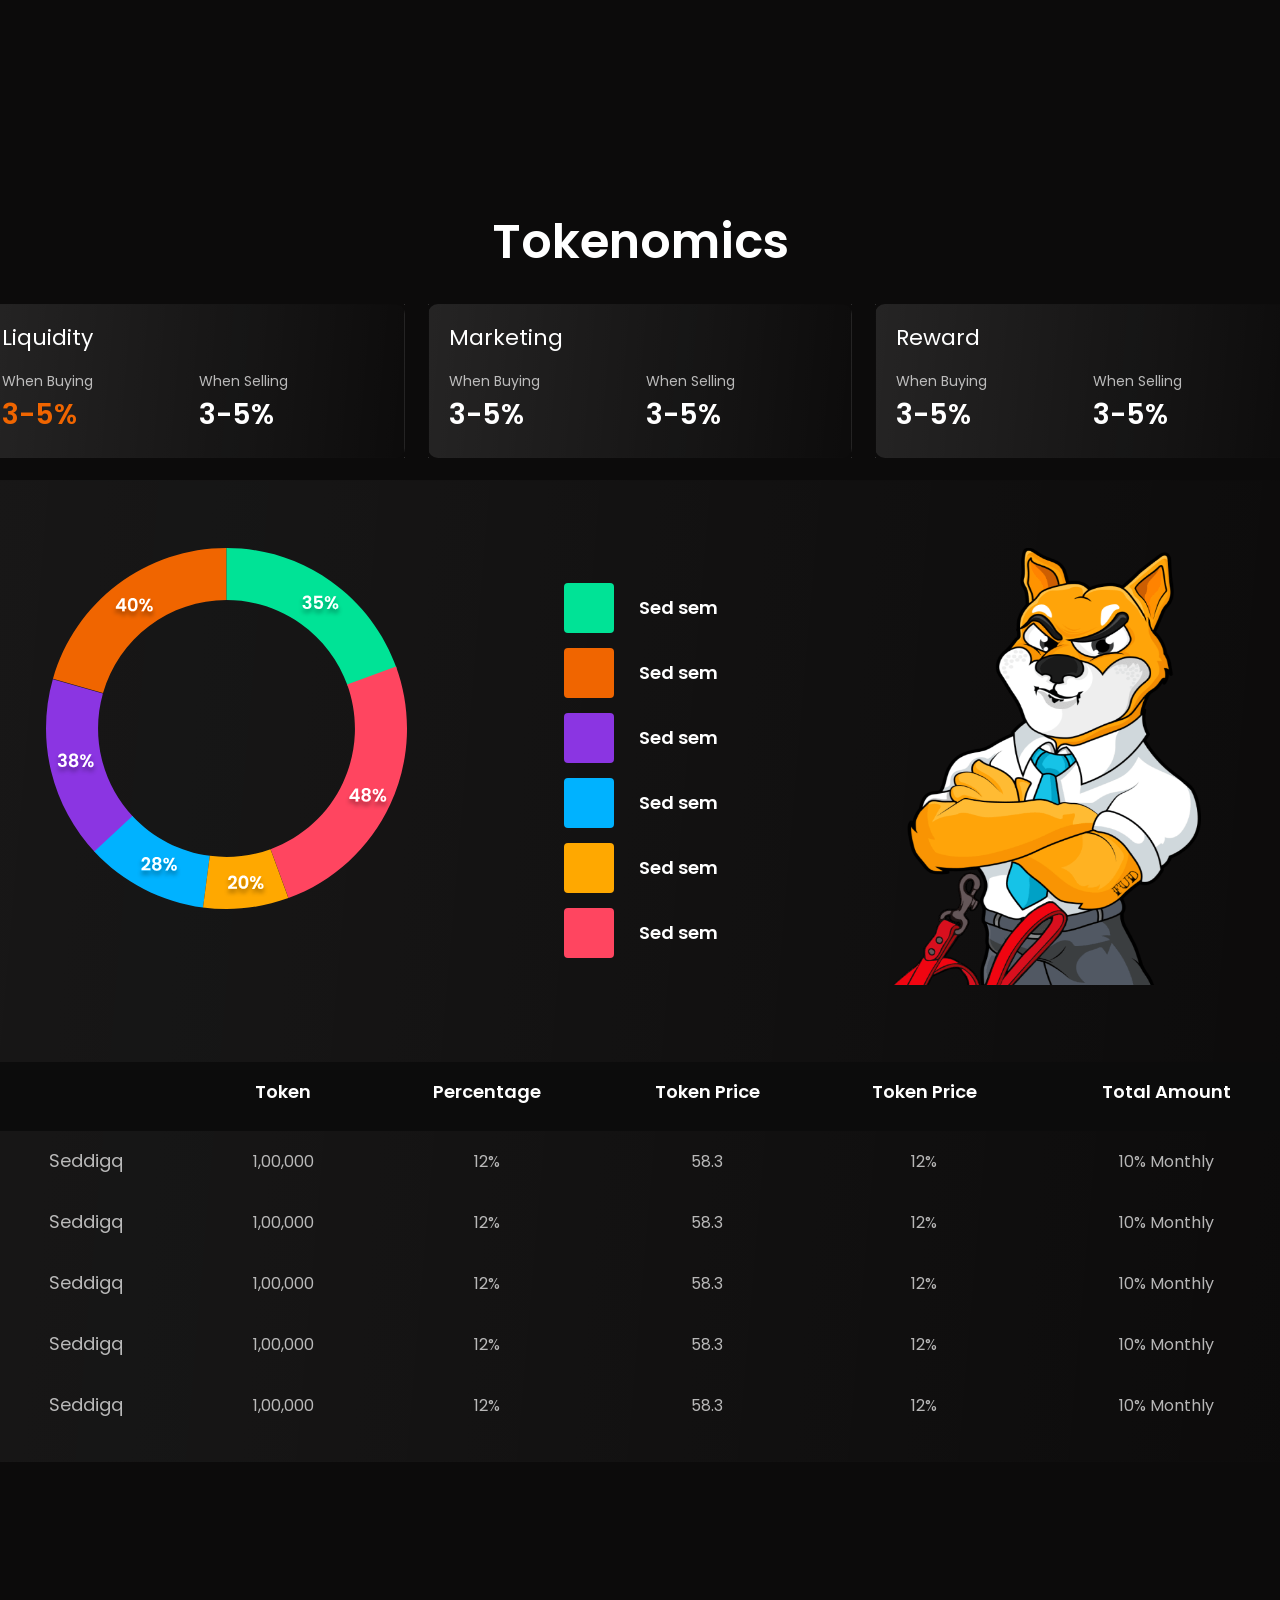
<file: index.html>
<!DOCTYPE html>
<html lang="en">

<head>
    <meta charset="UTF-8">
    <meta name="viewport" content="width=device-width, initial-scale=1.0">
    <title>Table</title>
    <link rel="stylesheet" href="/assets/css/style.css">
</head>

<body>
    <section>
        <div class="container">
            <div class="row">
                <div class="table-row">
                    <h1 class="heading">
                        Tokenomics
                    </h1>
                    <div class="grid">
                        <div class="box">
                            <p class="para">
                                Liquidity
                            </p>
                            <div class="small-box">
                                <div class="when-buying">
                                    <p class="para-box">
                                        When Buying
                                    </p>
                                    <h3 class="heading-three">
                                        <span class="diffrent">3-5%</span>
                                    </h3>
                                </div>
                                <div class="when-buying">
                                    <p class="para-box">
                                        When Selling
                                    </p>
                                    <h3 class="heading-three">
                                        3-5%
                                    </h3>
                                </div>
                            </div>
                        </div>


                        <div class="box">
                            <p class="para">
                                Marketing
                            </p>
                            <div class="small-box">
                                <div class="when-buying">
                                    <p class="para-box">
                                        When Buying
                                    </p>
                                    <h3 class="heading-three">
                                        3-5%
                                    </h3>
                                </div>
                                <div class="when-buying">
                                    <p class="para-box">
                                        When Selling
                                    </p>
                                    <h3 class="heading-three">
                                        3-5%
                                    </h3>
                                </div>
                            </div>
                        </div>


                        <div class="box">
                            <p class="para">
                                Reward
                            </p>
                            <div class="small-box">
                                <div class="when-buying">
                                    <p class="para-box">
                                        When Buying
                                    </p>
                                    <h3 class="heading-three">
                                        3-5%
                                    </h3>
                                </div>
                                <div class="when-buying">
                                    <p class="para-box">
                                        When Selling
                                    </p>
                                    <h3 class="heading-three">
                                        3-5%
                                    </h3>
                                </div>
                            </div>
                        </div>




                    </div>
                </div>

                <div class="section-two">
                    <div class="dflex">
                        <div class="image">
                            <svg width="361" height="361" viewBox="0 0 361 361" fill="none"
                                xmlns="http://www.w3.org/2000/svg">
                                <path
                                    d="M180.5 0C141.298 -4.67474e-07 103.162 12.7624 71.8572 36.3578C40.5519 59.9532 17.7792 93.0988 6.98177 130.784L57.0225 145.122C64.7061 118.304 80.9114 94.7176 103.189 77.9268C125.466 61.1361 152.604 52.0542 180.5 52.0542V0Z"
                                    fill="#F06500" />
                                <path
                                    d="M6.82076 131.35C-1.68232 161.396 -2.24495 193.135 5.18786 223.464C12.6207 253.793 27.7946 281.675 49.2269 304.386L87.0847 268.658C71.8332 252.497 61.0352 232.656 55.746 211.074C50.4567 189.491 50.8571 166.906 56.908 145.524L6.82076 131.35Z"
                                    fill="#8B35E2" />
                                <path
                                    d="M48.3089 303.405C76.9311 334.19 115.4 354.02 157.08 359.474L163.834 307.86C134.174 303.979 106.799 289.868 86.4314 267.961L48.3089 303.405Z"
                                    fill="#00B2FF" />
                                <path
                                    d="M180.5 0C217.867 4.45597e-07 254.313 11.5971 284.809 33.1911C315.305 54.7851 338.347 85.3114 350.756 120.558L301.656 137.844C292.826 112.763 276.428 91.0399 254.727 75.6734C233.026 60.3069 207.091 52.0542 180.5 52.0542V0Z"
                                    fill="#00E396" />
                                <path
                                    d="M350.031 118.536C358.168 140.799 361.841 164.447 360.839 188.13C359.837 211.812 354.18 235.065 344.191 256.562C334.203 278.058 320.078 297.376 302.624 313.414C285.169 329.451 264.727 341.894 242.464 350.031L224.594 301.14C240.437 295.35 254.984 286.495 267.405 275.083C279.825 263.67 289.877 249.923 296.985 234.626C304.093 219.329 308.118 202.782 308.831 185.929C309.544 169.077 306.931 152.249 301.14 136.406L350.031 118.536Z"
                                    fill="#FF4560" />
                                <path
                                    d="M242.338 350.077C215.063 360.023 185.792 363.243 157.007 359.465L163.782 307.853C184.266 310.542 205.095 308.25 224.505 301.173L242.338 350.077Z"
                                    fill="#FFA800" />
                                <g filter="url(#filter0_d_49789_2786)">
                                    <path
                                        d="M256.709 51.2583C256.769 50.0583 257.189 49.1343 257.969 48.4863C258.761 47.8263 259.799 47.4963 261.083 47.4963C261.959 47.4963 262.709 47.6523 263.333 47.9643C263.957 48.2643 264.425 48.6783 264.737 49.2063C265.061 49.7223 265.223 50.3103 265.223 50.9703C265.223 51.7263 265.025 52.3683 264.629 52.8963C264.245 53.4123 263.783 53.7603 263.243 53.9403V54.0123C263.939 54.2283 264.479 54.6123 264.863 55.1643C265.259 55.7163 265.457 56.4243 265.457 57.2883C265.457 58.0083 265.289 58.6503 264.953 59.2143C264.629 59.7783 264.143 60.2223 263.495 60.5463C262.859 60.8583 262.091 61.0143 261.191 61.0143C259.835 61.0143 258.731 60.6723 257.879 59.9883C257.027 59.3043 256.577 58.2963 256.529 56.9643H258.977C259.001 57.5523 259.199 58.0263 259.571 58.3863C259.955 58.7343 260.477 58.9083 261.137 58.9083C261.749 58.9083 262.217 58.7403 262.541 58.4043C262.877 58.0563 263.045 57.6123 263.045 57.0723C263.045 56.3523 262.817 55.8363 262.361 55.5243C261.905 55.2123 261.197 55.0563 260.237 55.0563H259.715V52.9863H260.237C261.941 52.9863 262.793 52.4163 262.793 51.2763C262.793 50.7603 262.637 50.3583 262.325 50.0703C262.025 49.7823 261.587 49.6383 261.011 49.6383C260.447 49.6383 260.009 49.7943 259.697 50.1063C259.397 50.4063 259.223 50.7903 259.175 51.2583H256.709ZM276.268 49.9803H270.436V53.0583C270.688 52.7463 271.048 52.4943 271.516 52.3023C271.984 52.0983 272.482 51.9963 273.01 51.9963C273.97 51.9963 274.756 52.2063 275.368 52.6263C275.98 53.0463 276.424 53.5863 276.7 54.2463C276.976 54.8943 277.114 55.5903 277.114 56.3343C277.114 57.7143 276.718 58.8243 275.926 59.6643C275.146 60.5043 274.03 60.9243 272.578 60.9243C271.21 60.9243 270.118 60.5823 269.302 59.8983C268.486 59.2143 268.024 58.3203 267.916 57.2163H270.364C270.472 57.6963 270.712 58.0803 271.084 58.3683C271.468 58.6563 271.954 58.8003 272.542 58.8003C273.25 58.8003 273.784 58.5783 274.144 58.1343C274.504 57.6903 274.684 57.1023 274.684 56.3703C274.684 55.6263 274.498 55.0623 274.126 54.6783C273.766 54.2823 273.232 54.0843 272.524 54.0843C272.02 54.0843 271.6 54.2103 271.264 54.4623C270.928 54.7143 270.688 55.0503 270.544 55.4703H268.132V47.7663H276.268V49.9803ZM278.744 51.0243C278.744 50.1123 279.008 49.3983 279.536 48.8823C280.076 48.3663 280.766 48.1083 281.606 48.1083C282.446 48.1083 283.13 48.3663 283.658 48.8823C284.198 49.3983 284.468 50.1123 284.468 51.0243C284.468 51.9483 284.198 52.6683 283.658 53.1843C283.13 53.7003 282.446 53.9583 281.606 53.9583C280.766 53.9583 280.076 53.7003 279.536 53.1843C279.008 52.6683 278.744 51.9483 278.744 51.0243ZM290.3 48.3243L283.226 60.9243H280.778L287.834 48.3243H290.3ZM281.588 49.6203C280.928 49.6203 280.598 50.0883 280.598 51.0243C280.598 51.9723 280.928 52.4463 281.588 52.4463C281.912 52.4463 282.164 52.3323 282.344 52.1043C282.524 51.8643 282.614 51.5043 282.614 51.0243C282.614 50.0883 282.272 49.6203 281.588 49.6203ZM286.646 58.2063C286.646 57.2823 286.91 56.5683 287.438 56.0643C287.978 55.5483 288.668 55.2903 289.508 55.2903C290.348 55.2903 291.026 55.5483 291.542 56.0643C292.07 56.5683 292.334 57.2823 292.334 58.2063C292.334 59.1303 292.07 59.8503 291.542 60.3663C291.026 60.8823 290.348 61.1403 289.508 61.1403C288.656 61.1403 287.966 60.8823 287.438 60.3663C286.91 59.8503 286.646 59.1303 286.646 58.2063ZM289.49 56.8023C288.806 56.8023 288.464 57.2703 288.464 58.2063C288.464 59.1543 288.806 59.6283 289.49 59.6283C290.162 59.6283 290.498 59.1543 290.498 58.2063C290.498 57.2703 290.162 56.8023 289.49 56.8023Z"
                                        fill="white" />
                                </g>
                                <g filter="url(#filter1_d_49789_2786)">
                                    <path
                                        d="M303.341 250.902V248.922L309.227 240.498H312.161V248.706H313.745V250.902H312.161V253.458H309.641V250.902H303.341ZM309.803 243.198L306.113 248.706H309.803V243.198ZM317.546 246.51C316.346 245.886 315.746 244.92 315.746 243.612C315.746 242.964 315.908 242.376 316.232 241.848C316.568 241.308 317.066 240.882 317.726 240.57C318.398 240.246 319.214 240.084 320.174 240.084C321.134 240.084 321.944 240.246 322.604 240.57C323.276 240.882 323.774 241.308 324.098 241.848C324.434 242.376 324.602 242.964 324.602 243.612C324.602 244.272 324.44 244.854 324.116 245.358C323.792 245.85 323.36 246.234 322.82 246.51C323.48 246.798 323.996 247.218 324.368 247.77C324.74 248.322 324.926 248.976 324.926 249.732C324.926 250.548 324.716 251.262 324.296 251.874C323.888 252.474 323.324 252.936 322.604 253.26C321.884 253.584 321.074 253.746 320.174 253.746C319.274 253.746 318.464 253.584 317.744 253.26C317.036 252.936 316.472 252.474 316.052 251.874C315.644 251.262 315.44 250.548 315.44 249.732C315.44 248.976 315.626 248.322 315.998 247.77C316.37 247.206 316.886 246.786 317.546 246.51ZM322.154 243.972C322.154 243.384 321.974 242.928 321.614 242.604C321.266 242.28 320.786 242.118 320.174 242.118C319.574 242.118 319.094 242.28 318.734 242.604C318.386 242.928 318.212 243.39 318.212 243.99C318.212 244.53 318.392 244.962 318.752 245.286C319.124 245.61 319.598 245.772 320.174 245.772C320.75 245.772 321.224 245.61 321.596 245.286C321.968 244.95 322.154 244.512 322.154 243.972ZM320.174 247.608C319.49 247.608 318.932 247.782 318.5 248.13C318.08 248.478 317.87 248.976 317.87 249.624C317.87 250.224 318.074 250.716 318.482 251.1C318.902 251.472 319.466 251.658 320.174 251.658C320.882 251.658 321.44 251.466 321.848 251.082C322.256 250.698 322.46 250.212 322.46 249.624C322.46 248.988 322.25 248.496 321.83 248.148C321.41 247.788 320.858 247.608 320.174 247.608ZM326.628 243.558C326.628 242.646 326.892 241.932 327.42 241.416C327.96 240.9 328.65 240.642 329.49 240.642C330.33 240.642 331.014 240.9 331.542 241.416C332.082 241.932 332.352 242.646 332.352 243.558C332.352 244.482 332.082 245.202 331.542 245.718C331.014 246.234 330.33 246.492 329.49 246.492C328.65 246.492 327.96 246.234 327.42 245.718C326.892 245.202 326.628 244.482 326.628 243.558ZM338.184 240.858L331.11 253.458H328.662L335.718 240.858H338.184ZM329.472 242.154C328.812 242.154 328.482 242.622 328.482 243.558C328.482 244.506 328.812 244.98 329.472 244.98C329.796 244.98 330.048 244.866 330.228 244.638C330.408 244.398 330.498 244.038 330.498 243.558C330.498 242.622 330.156 242.154 329.472 242.154ZM334.53 250.74C334.53 249.816 334.794 249.102 335.322 248.598C335.862 248.082 336.552 247.824 337.392 247.824C338.232 247.824 338.91 248.082 339.426 248.598C339.954 249.102 340.218 249.816 340.218 250.74C340.218 251.664 339.954 252.384 339.426 252.9C338.91 253.416 338.232 253.674 337.392 253.674C336.54 253.674 335.85 253.416 335.322 252.9C334.794 252.384 334.53 251.664 334.53 250.74ZM337.374 249.336C336.69 249.336 336.348 249.804 336.348 250.74C336.348 251.688 336.69 252.162 337.374 252.162C338.046 252.162 338.382 251.688 338.382 250.74C338.382 249.804 338.046 249.336 337.374 249.336Z"
                                        fill="white" />
                                </g>
                                <g filter="url(#filter2_d_49789_2786)">
                                    <path
                                        d="M183.051 338.056C184.203 337.096 185.121 336.298 185.805 335.662C186.489 335.014 187.059 334.342 187.515 333.646C187.971 332.95 188.199 332.266 188.199 331.594C188.199 330.982 188.055 330.502 187.767 330.154C187.479 329.806 187.035 329.632 186.435 329.632C185.835 329.632 185.373 329.836 185.049 330.244C184.725 330.64 184.557 331.186 184.545 331.882H182.097C182.145 330.442 182.571 329.35 183.375 328.606C184.191 327.862 185.223 327.49 186.471 327.49C187.839 327.49 188.889 327.856 189.621 328.588C190.353 329.308 190.719 330.262 190.719 331.45C190.719 332.386 190.467 333.28 189.963 334.132C189.459 334.984 188.883 335.728 188.235 336.364C187.587 336.988 186.741 337.744 185.697 338.632H191.007V340.72H182.115V338.848L183.051 338.056ZM192.595 334.168C192.595 332.092 192.967 330.466 193.711 329.29C194.467 328.114 195.715 327.526 197.455 327.526C199.195 327.526 200.437 328.114 201.181 329.29C201.937 330.466 202.315 332.092 202.315 334.168C202.315 336.256 201.937 337.894 201.181 339.082C200.437 340.27 199.195 340.864 197.455 340.864C195.715 340.864 194.467 340.27 193.711 339.082C192.967 337.894 192.595 336.256 192.595 334.168ZM199.831 334.168C199.831 333.28 199.771 332.536 199.651 331.936C199.543 331.324 199.315 330.826 198.967 330.442C198.631 330.058 198.127 329.866 197.455 329.866C196.783 329.866 196.273 330.058 195.925 330.442C195.589 330.826 195.361 331.324 195.241 331.936C195.133 332.536 195.079 333.28 195.079 334.168C195.079 335.08 195.133 335.848 195.241 336.472C195.349 337.084 195.577 337.582 195.925 337.966C196.273 338.338 196.783 338.524 197.455 338.524C198.127 338.524 198.637 338.338 198.985 337.966C199.333 337.582 199.561 337.084 199.669 336.472C199.777 335.848 199.831 335.08 199.831 334.168ZM203.944 331C203.944 330.088 204.208 329.374 204.736 328.858C205.276 328.342 205.966 328.084 206.806 328.084C207.646 328.084 208.33 328.342 208.858 328.858C209.398 329.374 209.668 330.088 209.668 331C209.668 331.924 209.398 332.644 208.858 333.16C208.33 333.676 207.646 333.934 206.806 333.934C205.966 333.934 205.276 333.676 204.736 333.16C204.208 332.644 203.944 331.924 203.944 331ZM215.5 328.3L208.426 340.9H205.978L213.034 328.3H215.5ZM206.788 329.596C206.128 329.596 205.798 330.064 205.798 331C205.798 331.948 206.128 332.422 206.788 332.422C207.112 332.422 207.364 332.308 207.544 332.08C207.724 331.84 207.814 331.48 207.814 331C207.814 330.064 207.472 329.596 206.788 329.596ZM211.846 338.182C211.846 337.258 212.11 336.544 212.638 336.04C213.178 335.524 213.868 335.266 214.708 335.266C215.548 335.266 216.226 335.524 216.742 336.04C217.27 336.544 217.534 337.258 217.534 338.182C217.534 339.106 217.27 339.826 216.742 340.342C216.226 340.858 215.548 341.116 214.708 341.116C213.856 341.116 213.166 340.858 212.638 340.342C212.11 339.826 211.846 339.106 211.846 338.182ZM214.69 336.778C214.006 336.778 213.664 337.246 213.664 338.182C213.664 339.13 214.006 339.604 214.69 339.604C215.362 339.604 215.698 339.13 215.698 338.182C215.698 337.246 215.362 336.778 214.69 336.778Z"
                                        fill="white" />
                                </g>
                                <g filter="url(#filter3_d_49789_2786)">
                                    <path
                                        d="M96.4455 319.605C97.5975 318.645 98.5155 317.847 99.1995 317.211C99.8835 316.563 100.454 315.891 100.91 315.195C101.366 314.499 101.594 313.815 101.594 313.143C101.594 312.531 101.45 312.051 101.162 311.703C100.874 311.355 100.43 311.181 99.8295 311.181C99.2295 311.181 98.7675 311.385 98.4435 311.793C98.1195 312.189 97.9515 312.735 97.9395 313.431H95.4915C95.5395 311.991 95.9655 310.899 96.7695 310.155C97.5855 309.411 98.6175 309.039 99.8655 309.039C101.234 309.039 102.284 309.405 103.016 310.137C103.748 310.857 104.114 311.811 104.114 312.999C104.114 313.935 103.862 314.829 103.358 315.681C102.854 316.533 102.278 317.277 101.63 317.913C100.982 318.537 100.136 319.293 99.0915 320.181H104.402V322.269H95.5095V320.397L96.4455 319.605ZM108.185 315.501C106.985 314.877 106.385 313.911 106.385 312.603C106.385 311.955 106.547 311.367 106.871 310.839C107.207 310.299 107.705 309.873 108.365 309.561C109.037 309.237 109.853 309.075 110.813 309.075C111.773 309.075 112.583 309.237 113.243 309.561C113.915 309.873 114.413 310.299 114.737 310.839C115.073 311.367 115.241 311.955 115.241 312.603C115.241 313.263 115.079 313.845 114.755 314.349C114.431 314.841 113.999 315.225 113.459 315.501C114.119 315.789 114.635 316.209 115.007 316.761C115.379 317.313 115.565 317.967 115.565 318.723C115.565 319.539 115.355 320.253 114.935 320.865C114.527 321.465 113.963 321.927 113.243 322.251C112.523 322.575 111.713 322.737 110.813 322.737C109.913 322.737 109.103 322.575 108.383 322.251C107.675 321.927 107.111 321.465 106.691 320.865C106.283 320.253 106.079 319.539 106.079 318.723C106.079 317.967 106.265 317.313 106.637 316.761C107.009 316.197 107.525 315.777 108.185 315.501ZM112.793 312.963C112.793 312.375 112.613 311.919 112.253 311.595C111.905 311.271 111.425 311.109 110.813 311.109C110.213 311.109 109.733 311.271 109.373 311.595C109.025 311.919 108.851 312.381 108.851 312.981C108.851 313.521 109.031 313.953 109.391 314.277C109.763 314.601 110.237 314.763 110.813 314.763C111.389 314.763 111.863 314.601 112.235 314.277C112.607 313.941 112.793 313.503 112.793 312.963ZM110.813 316.599C110.129 316.599 109.571 316.773 109.139 317.121C108.719 317.469 108.509 317.967 108.509 318.615C108.509 319.215 108.713 319.707 109.121 320.091C109.541 320.463 110.105 320.649 110.813 320.649C111.521 320.649 112.079 320.457 112.487 320.073C112.895 319.689 113.099 319.203 113.099 318.615C113.099 317.979 112.889 317.487 112.469 317.139C112.049 316.779 111.497 316.599 110.813 316.599ZM117.268 312.549C117.268 311.637 117.532 310.923 118.06 310.407C118.6 309.891 119.29 309.633 120.13 309.633C120.97 309.633 121.654 309.891 122.182 310.407C122.722 310.923 122.992 311.637 122.992 312.549C122.992 313.473 122.722 314.193 122.182 314.709C121.654 315.225 120.97 315.483 120.13 315.483C119.29 315.483 118.6 315.225 118.06 314.709C117.532 314.193 117.268 313.473 117.268 312.549ZM128.824 309.849L121.75 322.449H119.302L126.358 309.849H128.824ZM120.112 311.145C119.452 311.145 119.122 311.613 119.122 312.549C119.122 313.497 119.452 313.971 120.112 313.971C120.436 313.971 120.688 313.857 120.868 313.629C121.048 313.389 121.138 313.029 121.138 312.549C121.138 311.613 120.796 311.145 120.112 311.145ZM125.17 319.731C125.17 318.807 125.434 318.093 125.962 317.589C126.502 317.073 127.192 316.815 128.032 316.815C128.872 316.815 129.55 317.073 130.066 317.589C130.594 318.093 130.858 318.807 130.858 319.731C130.858 320.655 130.594 321.375 130.066 321.891C129.55 322.407 128.872 322.665 128.032 322.665C127.18 322.665 126.49 322.407 125.962 321.891C125.434 321.375 125.17 320.655 125.17 319.731ZM128.014 318.327C127.33 318.327 126.988 318.795 126.988 319.731C126.988 320.679 127.33 321.153 128.014 321.153C128.686 321.153 129.022 320.679 129.022 319.731C129.022 318.795 128.686 318.327 128.014 318.327Z"
                                        fill="white" />
                                </g>
                                <g filter="url(#filter4_d_49789_2786)">
                                    <path
                                        d="M12.0401 209.296C12.1001 208.096 12.5201 207.172 13.3001 206.524C14.0921 205.864 15.1301 205.534 16.4141 205.534C17.2901 205.534 18.0401 205.69 18.6641 206.002C19.2881 206.302 19.7561 206.716 20.0681 207.244C20.3921 207.76 20.5541 208.348 20.5541 209.008C20.5541 209.764 20.3561 210.406 19.9601 210.934C19.5761 211.45 19.1141 211.798 18.5741 211.978V212.05C19.2701 212.266 19.8101 212.65 20.1941 213.202C20.5901 213.754 20.7881 214.462 20.7881 215.326C20.7881 216.046 20.6201 216.688 20.2841 217.252C19.9601 217.816 19.4741 218.26 18.8261 218.584C18.1901 218.896 17.4221 219.052 16.5221 219.052C15.1661 219.052 14.0621 218.71 13.2101 218.026C12.3581 217.342 11.9081 216.334 11.8601 215.002H14.3081C14.3321 215.59 14.5301 216.064 14.9021 216.424C15.2861 216.772 15.8081 216.946 16.4681 216.946C17.0801 216.946 17.5481 216.778 17.8721 216.442C18.2081 216.094 18.3761 215.65 18.3761 215.11C18.3761 214.39 18.1481 213.874 17.6921 213.562C17.2361 213.25 16.5281 213.094 15.5681 213.094H15.0461V211.024H15.5681C17.2721 211.024 18.1241 210.454 18.1241 209.314C18.1241 208.798 17.9681 208.396 17.6561 208.108C17.3561 207.82 16.9181 207.676 16.3421 207.676C15.7781 207.676 15.3401 207.832 15.0281 208.144C14.7281 208.444 14.5541 208.828 14.5061 209.296H12.0401ZM24.9755 212.014C23.7755 211.39 23.1755 210.424 23.1755 209.116C23.1755 208.468 23.3375 207.88 23.6615 207.352C23.9975 206.812 24.4955 206.386 25.1555 206.074C25.8275 205.75 26.6435 205.588 27.6035 205.588C28.5635 205.588 29.3735 205.75 30.0335 206.074C30.7055 206.386 31.2035 206.812 31.5275 207.352C31.8635 207.88 32.0315 208.468 32.0315 209.116C32.0315 209.776 31.8695 210.358 31.5455 210.862C31.2215 211.354 30.7895 211.738 30.2495 212.014C30.9095 212.302 31.4255 212.722 31.7975 213.274C32.1695 213.826 32.3555 214.48 32.3555 215.236C32.3555 216.052 32.1455 216.766 31.7255 217.378C31.3175 217.978 30.7535 218.44 30.0335 218.764C29.3135 219.088 28.5035 219.25 27.6035 219.25C26.7035 219.25 25.8935 219.088 25.1735 218.764C24.4655 218.44 23.9015 217.978 23.4815 217.378C23.0735 216.766 22.8695 216.052 22.8695 215.236C22.8695 214.48 23.0555 213.826 23.4275 213.274C23.7995 212.71 24.3155 212.29 24.9755 212.014ZM29.5835 209.476C29.5835 208.888 29.4035 208.432 29.0435 208.108C28.6955 207.784 28.2155 207.622 27.6035 207.622C27.0035 207.622 26.5235 207.784 26.1635 208.108C25.8155 208.432 25.6415 208.894 25.6415 209.494C25.6415 210.034 25.8215 210.466 26.1815 210.79C26.5535 211.114 27.0275 211.276 27.6035 211.276C28.1795 211.276 28.6535 211.114 29.0255 210.79C29.3975 210.454 29.5835 210.016 29.5835 209.476ZM27.6035 213.112C26.9195 213.112 26.3615 213.286 25.9295 213.634C25.5095 213.982 25.2995 214.48 25.2995 215.128C25.2995 215.728 25.5035 216.22 25.9115 216.604C26.3315 216.976 26.8955 217.162 27.6035 217.162C28.3115 217.162 28.8695 216.97 29.2775 216.586C29.6855 216.202 29.8895 215.716 29.8895 215.128C29.8895 214.492 29.6795 214 29.2595 213.652C28.8395 213.292 28.2875 213.112 27.6035 213.112ZM34.0579 209.062C34.0579 208.15 34.3219 207.436 34.8499 206.92C35.3899 206.404 36.0799 206.146 36.9199 206.146C37.7599 206.146 38.4439 206.404 38.9719 206.92C39.5119 207.436 39.7819 208.15 39.7819 209.062C39.7819 209.986 39.5119 210.706 38.9719 211.222C38.4439 211.738 37.7599 211.996 36.9199 211.996C36.0799 211.996 35.3899 211.738 34.8499 211.222C34.3219 210.706 34.0579 209.986 34.0579 209.062ZM45.6139 206.362L38.5399 218.962H36.0919L43.1479 206.362H45.6139ZM36.9019 207.658C36.2419 207.658 35.9119 208.126 35.9119 209.062C35.9119 210.01 36.2419 210.484 36.9019 210.484C37.2259 210.484 37.4779 210.37 37.6579 210.142C37.8379 209.902 37.9279 209.542 37.9279 209.062C37.9279 208.126 37.5859 207.658 36.9019 207.658ZM41.9599 216.244C41.9599 215.32 42.2239 214.606 42.7519 214.102C43.2919 213.586 43.9819 213.328 44.8219 213.328C45.6619 213.328 46.3399 213.586 46.8559 214.102C47.3839 214.606 47.6479 215.32 47.6479 216.244C47.6479 217.168 47.3839 217.888 46.8559 218.404C46.3399 218.92 45.6619 219.178 44.8219 219.178C43.9699 219.178 43.2799 218.92 42.7519 218.404C42.2239 217.888 41.9599 217.168 41.9599 216.244ZM44.8039 214.84C44.1199 214.84 43.7779 215.308 43.7779 216.244C43.7779 217.192 44.1199 217.666 44.8039 217.666C45.4759 217.666 45.8119 217.192 45.8119 216.244C45.8119 215.308 45.4759 214.84 44.8039 214.84Z"
                                        fill="white" />
                                </g>
                                <g filter="url(#filter5_d_49789_2786)">
                                    <path
                                        d="M69.859 60.7751V58.7951L75.745 50.3711H78.679V58.5791H80.263V60.7751H78.679V63.3311H76.159V60.7751H69.859ZM76.321 53.0711L72.631 58.5791H76.321V53.0711ZM81.8674 56.5991C81.8674 54.5231 82.2394 52.8971 82.9834 51.7211C83.7394 50.5451 84.9874 49.9571 86.7274 49.9571C88.4674 49.9571 89.7094 50.5451 90.4534 51.7211C91.2094 52.8971 91.5874 54.5231 91.5874 56.5991C91.5874 58.6871 91.2094 60.3251 90.4534 61.5131C89.7094 62.7011 88.4674 63.2951 86.7274 63.2951C84.9874 63.2951 83.7394 62.7011 82.9834 61.5131C82.2394 60.3251 81.8674 58.6871 81.8674 56.5991ZM89.1034 56.5991C89.1034 55.7111 89.0434 54.9671 88.9234 54.3671C88.8154 53.7551 88.5874 53.2571 88.2394 52.8731C87.9034 52.4891 87.3994 52.2971 86.7274 52.2971C86.0554 52.2971 85.5454 52.4891 85.1974 52.8731C84.8614 53.2571 84.6334 53.7551 84.5134 54.3671C84.4054 54.9671 84.3514 55.7111 84.3514 56.5991C84.3514 57.5111 84.4054 58.2791 84.5134 58.9031C84.6214 59.5151 84.8494 60.0131 85.1974 60.3971C85.5454 60.7691 86.0554 60.9551 86.7274 60.9551C87.3994 60.9551 87.9094 60.7691 88.2574 60.3971C88.6054 60.0131 88.8334 59.5151 88.9414 58.9031C89.0494 58.2791 89.1034 57.5111 89.1034 56.5991ZM93.2161 53.4311C93.2161 52.5191 93.4801 51.8051 94.0081 51.2891C94.5481 50.7731 95.2381 50.5151 96.0781 50.5151C96.9181 50.5151 97.6021 50.7731 98.1301 51.2891C98.6701 51.8051 98.9401 52.5191 98.9401 53.4311C98.9401 54.3551 98.6701 55.0751 98.1301 55.5911C97.6021 56.1071 96.9181 56.3651 96.0781 56.3651C95.2381 56.3651 94.5481 56.1071 94.0081 55.5911C93.4801 55.0751 93.2161 54.3551 93.2161 53.4311ZM104.772 50.7311L97.6981 63.3311H95.2501L102.306 50.7311H104.772ZM96.0601 52.0271C95.4001 52.0271 95.0701 52.4951 95.0701 53.4311C95.0701 54.3791 95.4001 54.8531 96.0601 54.8531C96.3841 54.8531 96.6361 54.7391 96.8161 54.5111C96.9961 54.2711 97.0861 53.9111 97.0861 53.4311C97.0861 52.4951 96.7441 52.0271 96.0601 52.0271ZM101.118 60.6131C101.118 59.6891 101.382 58.9751 101.91 58.4711C102.45 57.9551 103.14 57.6971 103.98 57.6971C104.82 57.6971 105.498 57.9551 106.014 58.4711C106.542 58.9751 106.806 59.6891 106.806 60.6131C106.806 61.5371 106.542 62.2571 106.014 62.7731C105.498 63.2891 104.82 63.5471 103.98 63.5471C103.128 63.5471 102.438 63.2891 101.91 62.7731C101.382 62.2571 101.118 61.5371 101.118 60.6131ZM103.962 59.2091C103.278 59.2091 102.936 59.6771 102.936 60.6131C102.936 61.5611 103.278 62.0351 103.962 62.0351C104.634 62.0351 104.97 61.5611 104.97 60.6131C104.97 59.6771 104.634 59.2091 103.962 59.2091Z"
                                        fill="white" />
                                </g>
                                <defs>
                                    <filter id="filter0_d_49789_2786" x="252.529" y="47.4963" width="43.8054"
                                        height="21.644" filterUnits="userSpaceOnUse" color-interpolation-filters="sRGB">
                                        <feFlood flood-opacity="0" result="BackgroundImageFix" />
                                        <feColorMatrix in="SourceAlpha" type="matrix"
                                            values="0 0 0 0 0 0 0 0 0 0 0 0 0 0 0 0 0 0 127 0" result="hardAlpha" />
                                        <feOffset dy="4" />
                                        <feGaussianBlur stdDeviation="2" />
                                        <feComposite in2="hardAlpha" operator="out" />
                                        <feColorMatrix type="matrix"
                                            values="0 0 0 0 0 0 0 0 0 0 0 0 0 0 0 0 0 0 0.25 0" />
                                        <feBlend mode="normal" in2="BackgroundImageFix"
                                            result="effect1_dropShadow_49789_2786" />
                                        <feBlend mode="normal" in="SourceGraphic" in2="effect1_dropShadow_49789_2786"
                                            result="shape" />
                                    </filter>
                                    <filter id="filter1_d_49789_2786" x="299.341" y="240.084" width="44.877"
                                        height="21.662" filterUnits="userSpaceOnUse" color-interpolation-filters="sRGB">
                                        <feFlood flood-opacity="0" result="BackgroundImageFix" />
                                        <feColorMatrix in="SourceAlpha" type="matrix"
                                            values="0 0 0 0 0 0 0 0 0 0 0 0 0 0 0 0 0 0 127 0" result="hardAlpha" />
                                        <feOffset dy="4" />
                                        <feGaussianBlur stdDeviation="2" />
                                        <feComposite in2="hardAlpha" operator="out" />
                                        <feColorMatrix type="matrix"
                                            values="0 0 0 0 0 0 0 0 0 0 0 0 0 0 0 0 0 0 0.25 0" />
                                        <feBlend mode="normal" in2="BackgroundImageFix"
                                            result="effect1_dropShadow_49789_2786" />
                                        <feBlend mode="normal" in="SourceGraphic" in2="effect1_dropShadow_49789_2786"
                                            result="shape" />
                                    </filter>
                                    <filter id="filter2_d_49789_2786" x="178.097" y="327.49" width="43.4368"
                                        height="21.626" filterUnits="userSpaceOnUse" color-interpolation-filters="sRGB">
                                        <feFlood flood-opacity="0" result="BackgroundImageFix" />
                                        <feColorMatrix in="SourceAlpha" type="matrix"
                                            values="0 0 0 0 0 0 0 0 0 0 0 0 0 0 0 0 0 0 127 0" result="hardAlpha" />
                                        <feOffset dy="4" />
                                        <feGaussianBlur stdDeviation="2" />
                                        <feComposite in2="hardAlpha" operator="out" />
                                        <feColorMatrix type="matrix"
                                            values="0 0 0 0 0 0 0 0 0 0 0 0 0 0 0 0 0 0 0.25 0" />
                                        <feBlend mode="normal" in2="BackgroundImageFix"
                                            result="effect1_dropShadow_49789_2786" />
                                        <feBlend mode="normal" in="SourceGraphic" in2="effect1_dropShadow_49789_2786"
                                            result="shape" />
                                    </filter>
                                    <filter id="filter3_d_49789_2786" x="91.4915" y="309.039" width="43.3665"
                                        height="21.698" filterUnits="userSpaceOnUse" color-interpolation-filters="sRGB">
                                        <feFlood flood-opacity="0" result="BackgroundImageFix" />
                                        <feColorMatrix in="SourceAlpha" type="matrix"
                                            values="0 0 0 0 0 0 0 0 0 0 0 0 0 0 0 0 0 0 127 0" result="hardAlpha" />
                                        <feOffset dy="4" />
                                        <feGaussianBlur stdDeviation="2" />
                                        <feComposite in2="hardAlpha" operator="out" />
                                        <feColorMatrix type="matrix"
                                            values="0 0 0 0 0 0 0 0 0 0 0 0 0 0 0 0 0 0 0.25 0" />
                                        <feBlend mode="normal" in2="BackgroundImageFix"
                                            result="effect1_dropShadow_49789_2786" />
                                        <feBlend mode="normal" in="SourceGraphic" in2="effect1_dropShadow_49789_2786"
                                            result="shape" />
                                    </filter>
                                    <filter id="filter4_d_49789_2786" x="7.86011" y="205.534" width="43.7878"
                                        height="21.7159" filterUnits="userSpaceOnUse"
                                        color-interpolation-filters="sRGB">
                                        <feFlood flood-opacity="0" result="BackgroundImageFix" />
                                        <feColorMatrix in="SourceAlpha" type="matrix"
                                            values="0 0 0 0 0 0 0 0 0 0 0 0 0 0 0 0 0 0 127 0" result="hardAlpha" />
                                        <feOffset dy="4" />
                                        <feGaussianBlur stdDeviation="2" />
                                        <feComposite in2="hardAlpha" operator="out" />
                                        <feColorMatrix type="matrix"
                                            values="0 0 0 0 0 0 0 0 0 0 0 0 0 0 0 0 0 0 0.25 0" />
                                        <feBlend mode="normal" in2="BackgroundImageFix"
                                            result="effect1_dropShadow_49789_2786" />
                                        <feBlend mode="normal" in="SourceGraphic" in2="effect1_dropShadow_49789_2786"
                                            result="shape" />
                                    </filter>
                                    <filter id="filter5_d_49789_2786" x="65.8589" y="49.957" width="44.9473"
                                        height="21.59" filterUnits="userSpaceOnUse" color-interpolation-filters="sRGB">
                                        <feFlood flood-opacity="0" result="BackgroundImageFix" />
                                        <feColorMatrix in="SourceAlpha" type="matrix"
                                            values="0 0 0 0 0 0 0 0 0 0 0 0 0 0 0 0 0 0 127 0" result="hardAlpha" />
                                        <feOffset dy="4" />
                                        <feGaussianBlur stdDeviation="2" />
                                        <feComposite in2="hardAlpha" operator="out" />
                                        <feColorMatrix type="matrix"
                                            values="0 0 0 0 0 0 0 0 0 0 0 0 0 0 0 0 0 0 0.25 0" />
                                        <feBlend mode="normal" in2="BackgroundImageFix"
                                            result="effect1_dropShadow_49789_2786" />
                                        <feBlend mode="normal" in="SourceGraphic" in2="effect1_dropShadow_49789_2786"
                                            result="shape" />
                                    </filter>
                                </defs>
                            </svg>
                        </div>
                        <div class="container-two">
                            <div class="color-box">
                                <div class="color-line">
                                    <div class="color-a">
                                    </div>
                                    <div class="color-text">
                                        Sed sem
                                    </div>
                                </div>

                                <div class="color-line">
                                    <div class="color-b">
                                    </div>
                                    <div class="color-text">
                                        Sed sem
                                    </div>
                                </div>

                                <div class="color-line">
                                    <div class="color-c">
                                    </div>
                                    <div class="color-text">
                                        Sed sem
                                    </div>
                                </div>

                                <div class="color-line">
                                    <div class="color-d">
                                    </div>
                                    <div class="color-text">
                                        Sed sem
                                    </div>
                                </div>

                                <div class="color-line">
                                    <div class="color-e">
                                    </div>
                                    <div class="color-text">
                                        Sed sem
                                    </div>
                                </div>

                                <div class="color-line">
                                    <div class="color-f">
                                    </div>
                                    <div class="color-text">
                                        Sed sem
                                    </div>
                                </div>
                            </div>
                            <div>
                                <img class="image-two" src="/images/dog-img.png" alt="dog-image">
                            </div>
                        </div>
                    </div>
                    <table>
                        <thead>
                            <tr>
                                <th></th>
                                <th>Token</th>
                                <th>Percentage</th>
                                <th>Token Price</th>
                                <th>Token Price</th>
                                <th>Total Amount</th>
                            </tr>
                        </thead>
                        <tbody>
                            <tr>

                                <td class="non-opacity">Seddigq</td>
                                <td>1,00,000</td>
                                <td>12%</td>
                                <td>58.3</td>
                                <td>12%</td>
                                <td>10% Monthly</td>
                            </tr>

                            <tr>
                                <td class="non-opacity">Seddigq</td>
                                <td>1,00,000</td>
                                <td>12%</td>
                                <td>58.3</td>
                                <td>12%</td>
                                <td>10% Monthly</td>
                            </tr>

                            <tr>
                                <td class="non-opacity">Seddigq</td>
                                <td>1,00,000</td>
                                <td>12%</td>
                                <td>58.3</td>
                                <td>12%</td>
                                <td>10% Monthly</td>
                            </tr>

                            <tr>
                                <td class="non-opacity">Seddigq</td>
                                <td>1,00,000</td>
                                <td>12%</td>
                                <td>58.3</td>
                                <td>12%</td>
                                <td>10% Monthly</td>
                            </tr>

                            <tr>
                                <td class="non-opacity">Seddigq</td>
                                <td>1,00,000</td>
                                <td>12%</td>
                                <td>58.3</td>
                                <td>12%</td>
                                <td>10% Monthly</td>
                            </tr>
                        </tbody>
                    </table>
                </div>
            </div>
        </div>
    </section>
</body>

</html>
</file>
<file: assets/css/style.css>
@import url('https://fonts.googleapis.com/css2?family=Acme&family=DM+Sans:ital,opsz,wght@0,9..40,100..1000;1,9..40,100..1000&family=Dela+Gothic+One&family=Exo+2:ital,wght@0,100..900;1,100..900&family=Fira+Sans:ital,wght@0,100;0,200;0,300;0,400;0,500;0,600;0,700;0,800;0,900;1,100;1,200;1,300;1,400;1,500;1,600;1,700;1,800;1,900&family=Inconsolata:wght@200..900&family=Lato:ital,wght@0,100;0,300;0,400;0,700;0,900;1,100;1,300;1,400;1,700;1,900&family=Montserrat:ital,wght@0,100..900;1,100..900&family=Plus+Jakarta+Sans:ital,wght@0,200..800;1,200..800&family=Poppins:ital,wght@0,100;0,200;0,300;0,400;0,500;0,600;0,700;0,800;0,900;1,100;1,200;1,300;1,400;1,500;1,600;1,700;1,800;1,900&family=Raleway:ital,wght@0,100..900;1,100..900&family=Roboto:ital,wght@0,100..900;1,100..900&family=Work+Sans:ital,wght@0,100..900;1,100..900&display=swap');

* {
    padding: 0px;
    margin: 0px;
    list-style-type: none;
    box-sizing: border-box;
    text-decoration: none;
    font-family: "Poppins", sans-serif;
}

section {
    display: flex;
    align-items: center;
    justify-content: center;
    min-height: 1673px;
    background-color: rgba(12, 11, 11, 1);
    overflow: hidden;
}

.container {
    max-width: 1920px;
    width: 100%;
    /* padding: 0px 20px; */
    margin: 0px auto;
}

.row {
    display: flex;
    align-items: center;
    flex-direction: column;
    gap: 22px;
}

.heading {
    font-weight: 600;
    font-size: 48px;
    line-height: 128%;
    letter-spacing: 0%;
    text-align: center;
    color: rgba(255, 255, 255, 1);
    margin-bottom: 32px;
}

.grid {
    display: grid;
    grid-template-columns: 1fr 1fr 1fr;
    gap: 23px;

}

.box {
    display: flex;
    flex-direction: column;
    padding: 16px 20px 22px 20px;
    background: linear-gradient(94.88deg, rgba(255, 255, 255, 0.1) 0.97%, rgba(255, 255, 255, 0) 103.14%);
    border: 1px solid;
    border-image-source: linear-gradient(95.21deg, rgba(255, 255, 255, 0.2) -0.59%, rgba(255, 255, 255, 0.092) 106.99%);
    width: 424px;
    height: 154px;
    border-radius: 10px;
    gap: 16px;
}

.para {
    font-weight: 400;
    font-size: 22px;
    line-height: 150%;
    letter-spacing: 0%;
    color: rgba(255, 255, 255, 1);
}

.small-box {
    display: flex;
    gap: 106px;

}

.when-buying {
    display: flex;
    flex-direction: column;

}

.para-box {
    font-weight: 400;
    font-size: 14px;
    line-height:167%;
    letter-spacing: 0%;
    color: rgba(255, 255, 255, 1);
    opacity: 70%;
}

.heading-three {
    font-weight: 600;
    font-size: 28px;
    line-height: 150%;
    letter-spacing: 0%;
    color: rgba(255, 255, 255, 1);
}

.diffrent {
    font-weight: 600;
    font-size: 28px;
    line-height: 150%;
    letter-spacing: 0%;
    color: rgba(240, 101, 0, 1);
}

.section-two {
    border: 1px solid;
    border-image-source: linear-gradient(95.21deg, rgba(255, 255, 255, 0.2) -0.59%, rgba(255, 255, 255, 0.092) 106.99%);
    background: linear-gradient(94.88deg, rgba(255, 255, 255, 0.05) 0.97%, rgba(255, 255, 255, 0) 103.14%);
    display: flex;
    flex-direction: column;
    border-radius: 10px;
    padding-bottom: 25px;
    gap: 70px;
}

.dflex {
    display: flex;
    padding: 67px 97px 0px 66px;
    gap: 157px;
    border-radius: 10px;
}

.container-two {
    display: flex;
    align-items: center;
    gap: 19px;
}

.color-box {
    display: flex;
    flex-direction: column;
    gap: 15px;
    width: 303px;

}

.color-line {
    display: flex;
    align-items: center;
    gap: 25px;
}

.color-a {
    display: flex;
    align-items: center;
    justify-content: center;
    height: 50px;
    width: 50px;
    border-radius: 4px;
    background-color: rgba(0, 227, 150, 1);
}

.color-b {
    display: flex;
    align-items: center;
    justify-content: center;
    height: 50px;
    width: 50px;
    border-radius: 4px;
    background-color: rgba(240, 101, 0, 1);
}

.color-c {
    display: flex;
    align-items: center;
    justify-content: center;
    height: 50px;
    width: 50px;
    border-radius: 4px;
    background-color: rgba(139, 53, 226, 1);
}

.color-d {
    display: flex;
    align-items: center;
    justify-content: center;
    height: 50px;
    width: 50px;
    border-radius: 4px;
    background-color: rgba(0, 178, 255, 1);
}

.color-e {
    display: flex;
    align-items: center;
    justify-content: center;
    height: 50px;
    width: 50px;
    border-radius: 4px;
    background-color: rgba(255, 168, 0, 1);
}

.color-f {
    display: flex;
    align-items: center;
    justify-content: center;
    height: 50px;
    width: 50px;
    border-radius: 4px;
    background-color: rgba(255, 69, 96, 1);
}

.color-text {
    font-weight: 600;
    font-size: 18px;
    line-height: 180%;
    letter-spacing: 0%;
    vertical-align: middle;
    color: rgba(255, 255, 255, 1);
}

.image-two {
    height: 437px;
    width: 315px;
}

table {
    text-align: center;
    border-collapse: collapse;
    width: 1320px;
}

thead tr {
    background-color: rgba(12, 12, 12, 1);
}

th {
    font-weight: 600;
    font-size: 18px;
    line-height: 180%;
    letter-spacing: 0%;
    text-align: center;
    color: rgba(255, 255, 255, 1);
    padding: 14px 0px 22px 0px;
}



 .non-opacity {
    font-weight: 400;
    font-size: 18px;
    line-height: 180%;
    letter-spacing: 0%;
    color: rgba(255, 255, 255, 1);
}

td {
    font-weight: 400;
    /* font-size: 18px; */
    line-height: 207%;
    letter-spacing: 0%;
    color: rgba(255, 255, 255, 1);
    opacity: 70%;
    padding: 14px;
}
</file>
